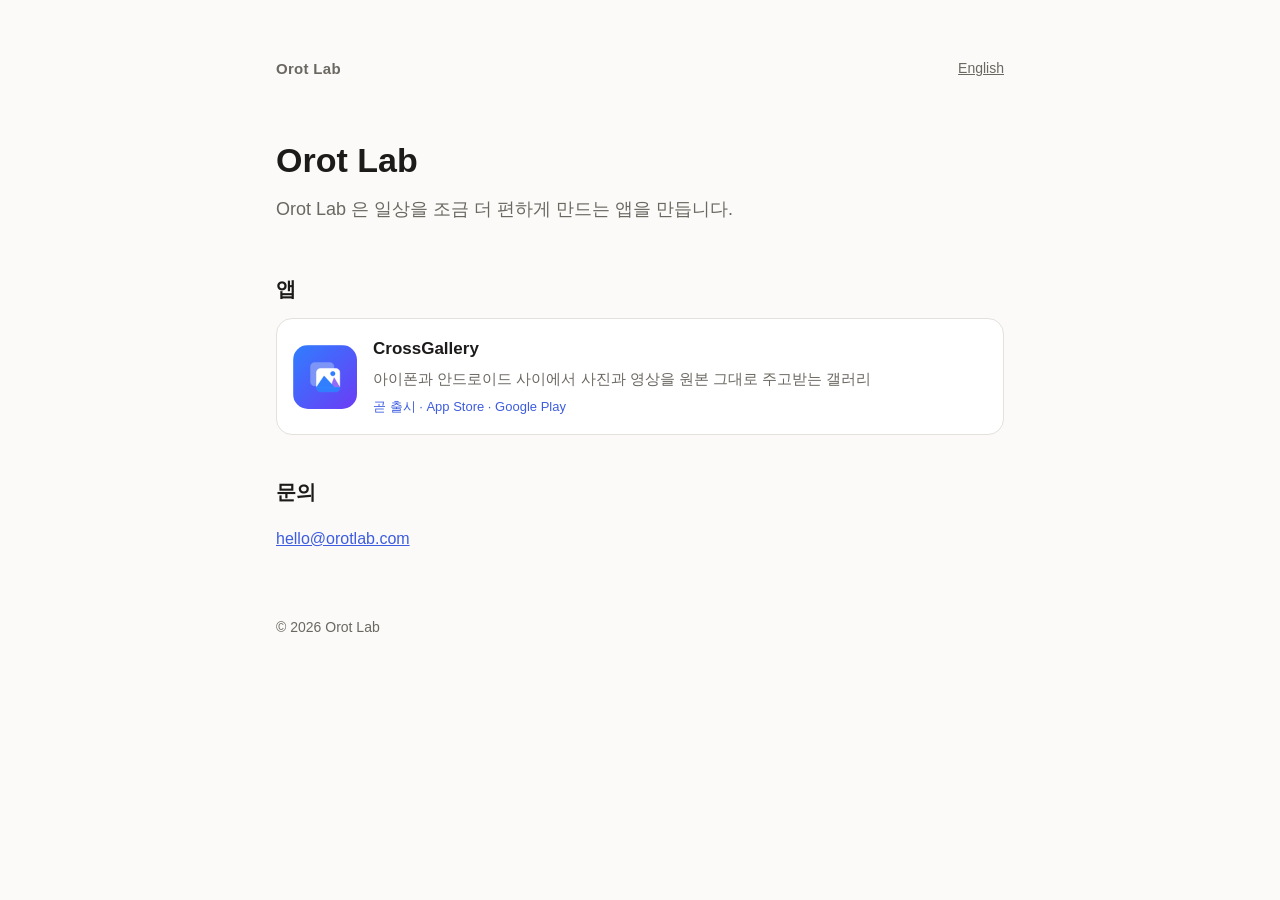
<file: index.html>
<!doctype html>
<html lang="ko">
<head>
<meta charset="utf-8">
<meta name="viewport" content="width=device-width, initial-scale=1">
<title>Orot Lab</title>
<meta name="description" content="Orot Lab 은 일상을 조금 더 편하게 만드는 앱을 만듭니다.">
<link rel="alternate" hreflang="en" href="https://orotlab.com/en/">
<link rel="stylesheet" href="/style.css?v=8">
</head>
<body>
<main>
  <header class="top">
    <a class="brand" href="/">Orot Lab</a>
    <a class="lang" href="/en/">English</a>
  </header>

  <section class="company">
    <h1>Orot Lab</h1>
    <p class="lead">Orot Lab 은 일상을 조금 더 편하게 만드는 앱을 만듭니다.</p>
  </section>

  <h2>앱</h2>
  <a class="app-card" href="/crossgallery/">
    <img src="/crossgallery/img/icon.png" alt="" width="64" height="64">
    <span class="app-text">
      <strong>CrossGallery</strong>
      <span>아이폰과 안드로이드 사이에서 사진과 영상을 원본 그대로 주고받는 갤러리</span>
      <span class="app-meta">곧 출시 · App Store · Google Play</span>
    </span>
  </a>

  <h2>문의</h2>
  <p><a href="mailto:hello@orotlab.com">hello@orotlab.com</a></p>

  <footer>© 2026 Orot Lab</footer>
</main>
</body>
</html>
</file>
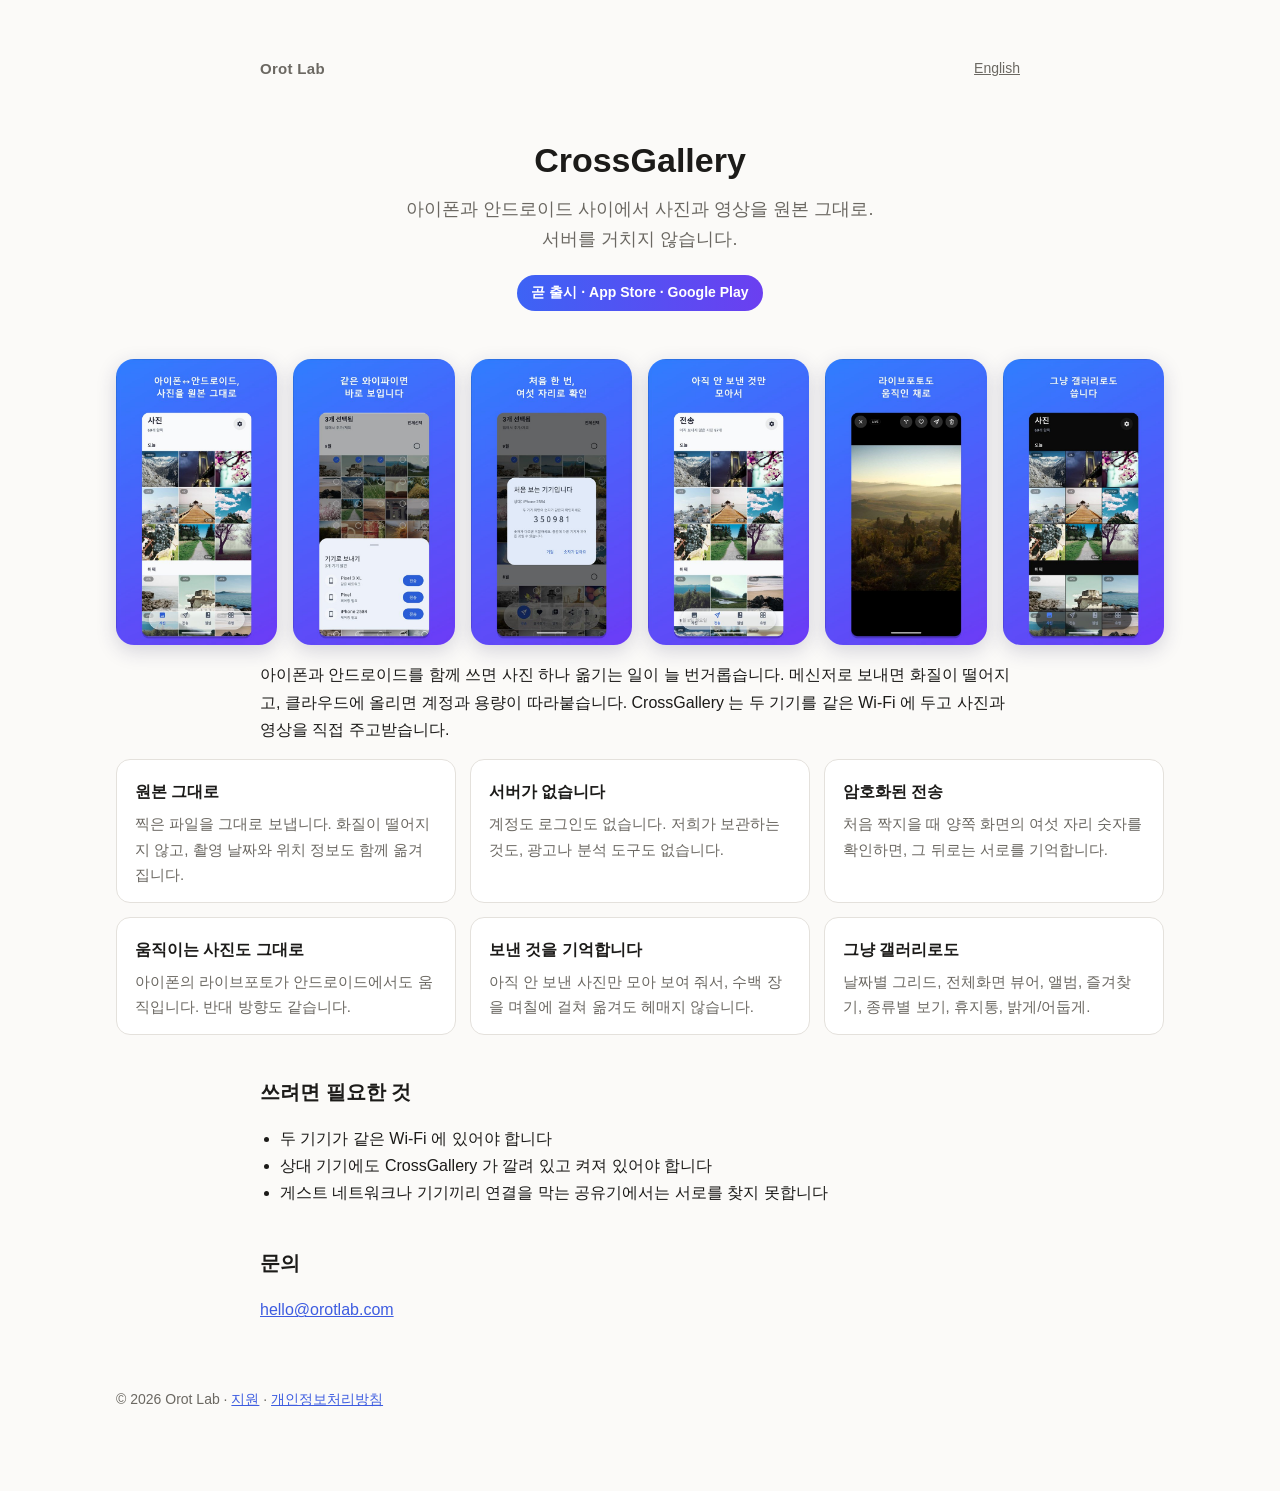
<file: crossgallery/index.html>
<!doctype html>
<html lang="ko">
<head>
<meta charset="utf-8">
<meta name="viewport" content="width=device-width, initial-scale=1">
<title>CrossGallery · Orot Lab</title>
<meta name="description" content="아이폰과 안드로이드 사이에서 사진과 영상을 원본 그대로. 서버를 거치지 않습니다.">
<link rel="alternate" hreflang="en" href="https://orotlab.com/crossgallery/en/">
<link rel="stylesheet" href="/style.css?v=8">
</head>
<body>
<main class="wide">
  <header class="top">
    <a class="brand" href="/">Orot Lab</a>
    <a class="lang" href="/crossgallery/en/">English</a>
  </header>

  <section class="hero">
    <h1>CrossGallery</h1>
    <p class="lead">아이폰과 안드로이드 사이에서 사진과 영상을 원본 그대로.<br>서버를 거치지 않습니다.</p>
    <span class="badge">곧 출시 · App Store · Google Play</span>
  </section>

  <div class="shots">
    <button class="shot" type="button"><img src="/crossgallery/img/ko_1_grid.jpg" alt="날짜별 사진 그리드" width="540" height="960"></button>
    <button class="shot" type="button"><img src="/crossgallery/img/ko_2_send.jpg" alt="사진 보내기" width="540" height="960"></button>
    <button class="shot" type="button"><img src="/crossgallery/img/ko_3_pair.jpg" alt="처음 짝지을 때 여섯 자리 숫자 확인" width="540" height="960"></button>
    <button class="shot" type="button"><img src="/crossgallery/img/ko_4_unsent.jpg" alt="아직 안 보낸 사진만 모아 보기" width="540" height="960"></button>
    <button class="shot" type="button"><img src="/crossgallery/img/ko_5_viewer.jpg" alt="전체화면 뷰어" width="540" height="960"></button>
    <button class="shot" type="button"><img src="/crossgallery/img/ko_6_dark.jpg" alt="어두운 테마" width="540" height="960"></button>
  </div>

  <p>아이폰과 안드로이드를 함께 쓰면 사진 하나 옮기는 일이 늘 번거롭습니다. 메신저로 보내면 화질이 떨어지고,
  클라우드에 올리면 계정과 용량이 따라붙습니다. CrossGallery 는 두 기기를 같은 Wi-Fi 에 두고 사진과 영상을
  직접 주고받습니다.</p>

  <div class="features">
    <div class="feature"><h3>원본 그대로</h3><p>찍은 파일을 그대로 보냅니다. 화질이 떨어지지 않고, 촬영 날짜와 위치 정보도 함께 옮겨집니다.</p></div>
    <div class="feature"><h3>서버가 없습니다</h3><p>계정도 로그인도 없습니다. 저희가 보관하는 것도, 광고나 분석 도구도 없습니다.</p></div>
    <div class="feature"><h3>암호화된 전송</h3><p>처음 짝지을 때 양쪽 화면의 여섯 자리 숫자를 확인하면, 그 뒤로는 서로를 기억합니다.</p></div>
    <div class="feature"><h3>움직이는 사진도 그대로</h3><p>아이폰의 라이브포토가 안드로이드에서도 움직입니다. 반대 방향도 같습니다.</p></div>
    <div class="feature"><h3>보낸 것을 기억합니다</h3><p>아직 안 보낸 사진만 모아 보여 줘서, 수백 장을 며칠에 걸쳐 옮겨도 헤매지 않습니다.</p></div>
    <div class="feature"><h3>그냥 갤러리로도</h3><p>날짜별 그리드, 전체화면 뷰어, 앨범, 즐겨찾기, 종류별 보기, 휴지통, 밝게/어둡게.</p></div>
  </div>

  <h2>쓰려면 필요한 것</h2>
  <ul class="needs">
    <li>두 기기가 같은 Wi-Fi 에 있어야 합니다</li>
    <li>상대 기기에도 CrossGallery 가 깔려 있고 켜져 있어야 합니다</li>
    <li>게스트 네트워크나 기기끼리 연결을 막는 공유기에서는 서로를 찾지 못합니다</li>
  </ul>

  <h2>문의</h2>
  <p><a href="mailto:hello@orotlab.com">hello@orotlab.com</a></p>

  <footer>© 2026 Orot Lab · <a href="/crossgallery/support/">지원</a> · <a href="/crossgallery/privacy/">개인정보처리방침</a></footer>
</main>
<script src="/lightbox.js?v=2"></script>
</body>
</html>
</file>
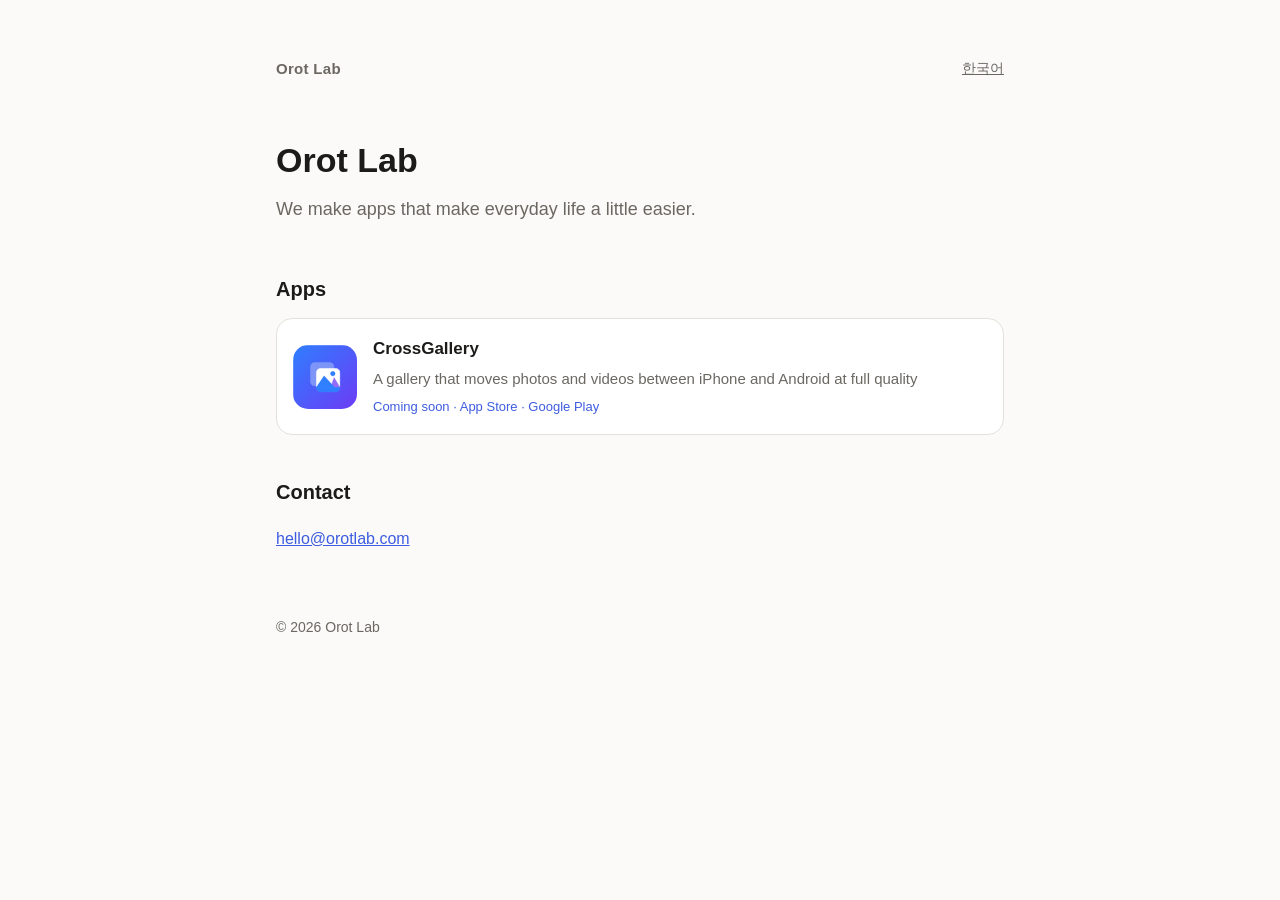
<file: en/index.html>
<!doctype html>
<html lang="en">
<head>
<meta charset="utf-8">
<meta name="viewport" content="width=device-width, initial-scale=1">
<title>Orot Lab</title>
<meta name="description" content="We make apps that make everyday life a little easier.">
<link rel="alternate" hreflang="ko" href="https://orotlab.com/">
<link rel="stylesheet" href="/style.css?v=8">
</head>
<body>
<main>
  <header class="top">
    <a class="brand" href="/en/">Orot Lab</a>
    <a class="lang" href="/">한국어</a>
  </header>

  <section class="company">
    <h1>Orot Lab</h1>
    <p class="lead">We make apps that make everyday life a little easier.</p>
  </section>

  <h2>Apps</h2>
  <a class="app-card" href="/crossgallery/en/">
    <img src="/crossgallery/img/icon.png" alt="" width="64" height="64">
    <span class="app-text">
      <strong>CrossGallery</strong>
      <span>A gallery that moves photos and videos between iPhone and Android at full quality</span>
      <span class="app-meta">Coming soon · App Store · Google Play</span>
    </span>
  </a>

  <h2>Contact</h2>
  <p><a href="mailto:hello@orotlab.com">hello@orotlab.com</a></p>

  <footer>© 2026 Orot Lab</footer>
</main>
</body>
</html>
</file>
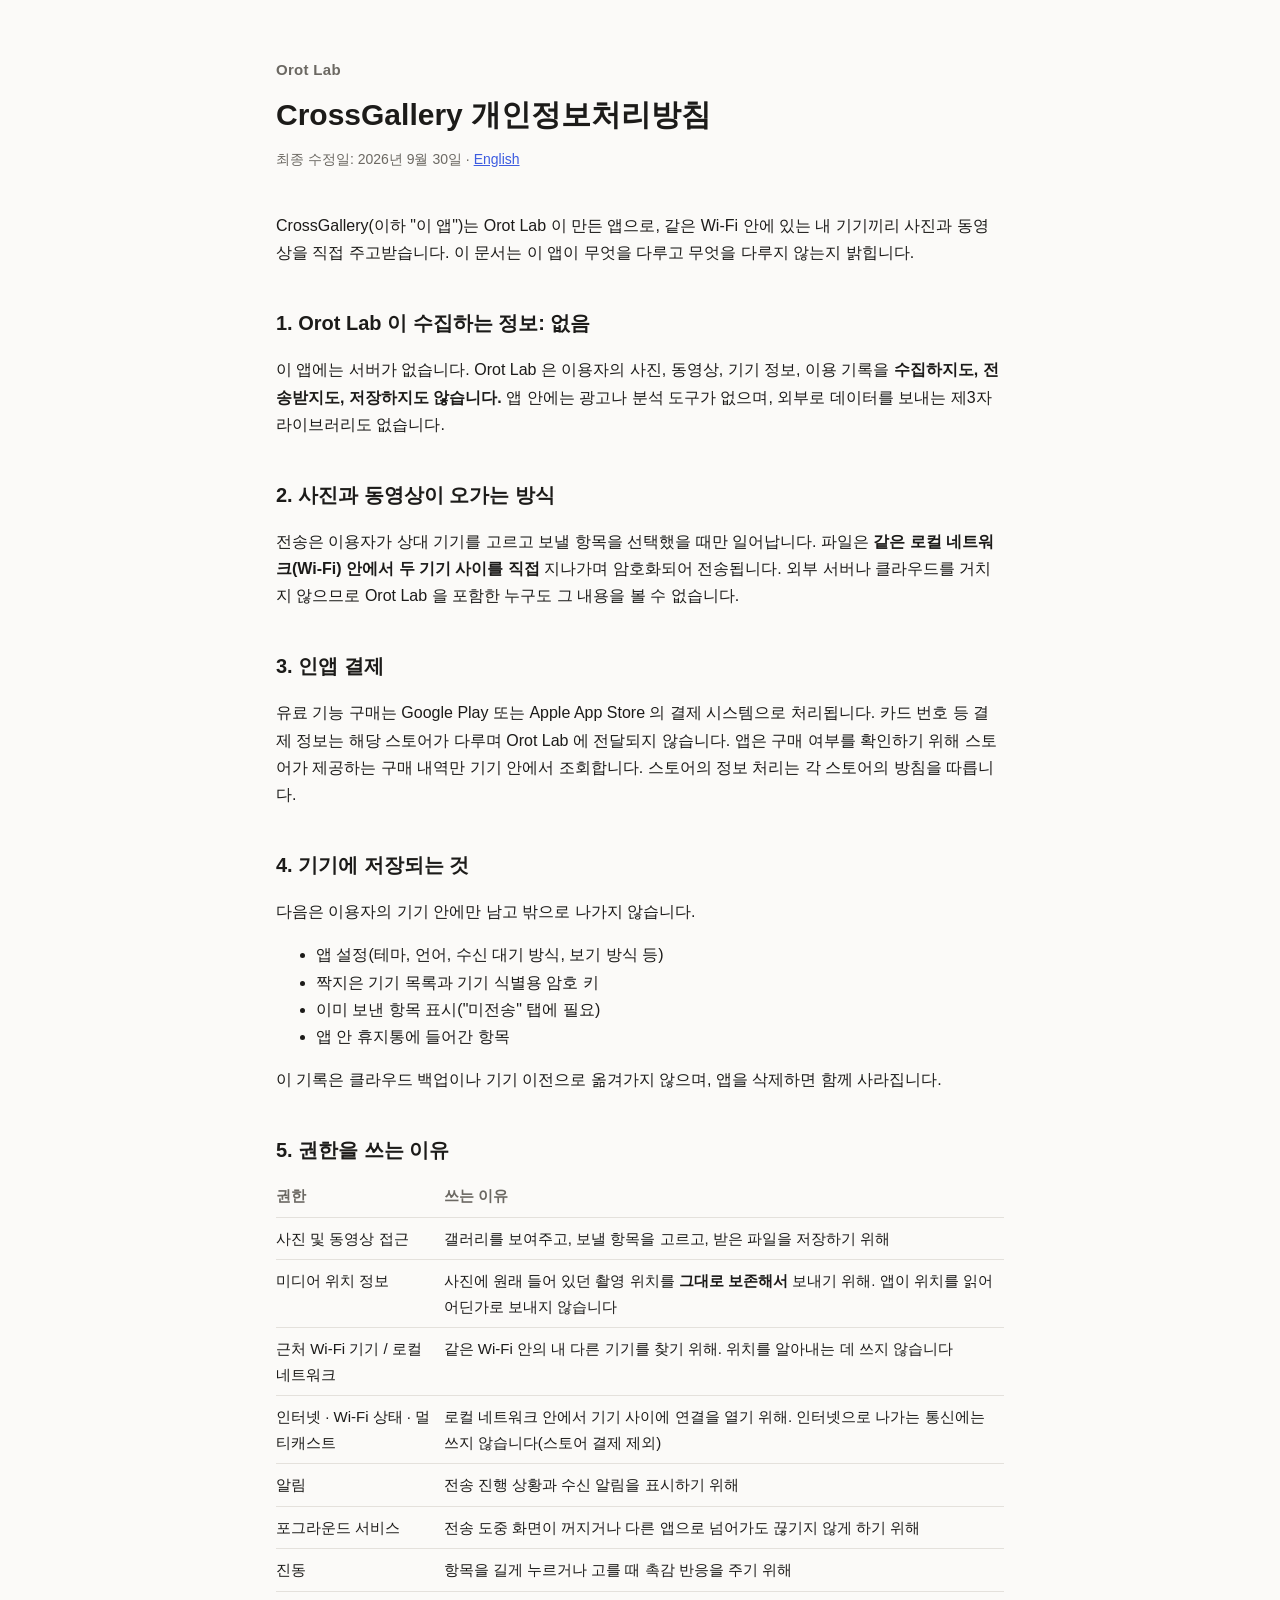
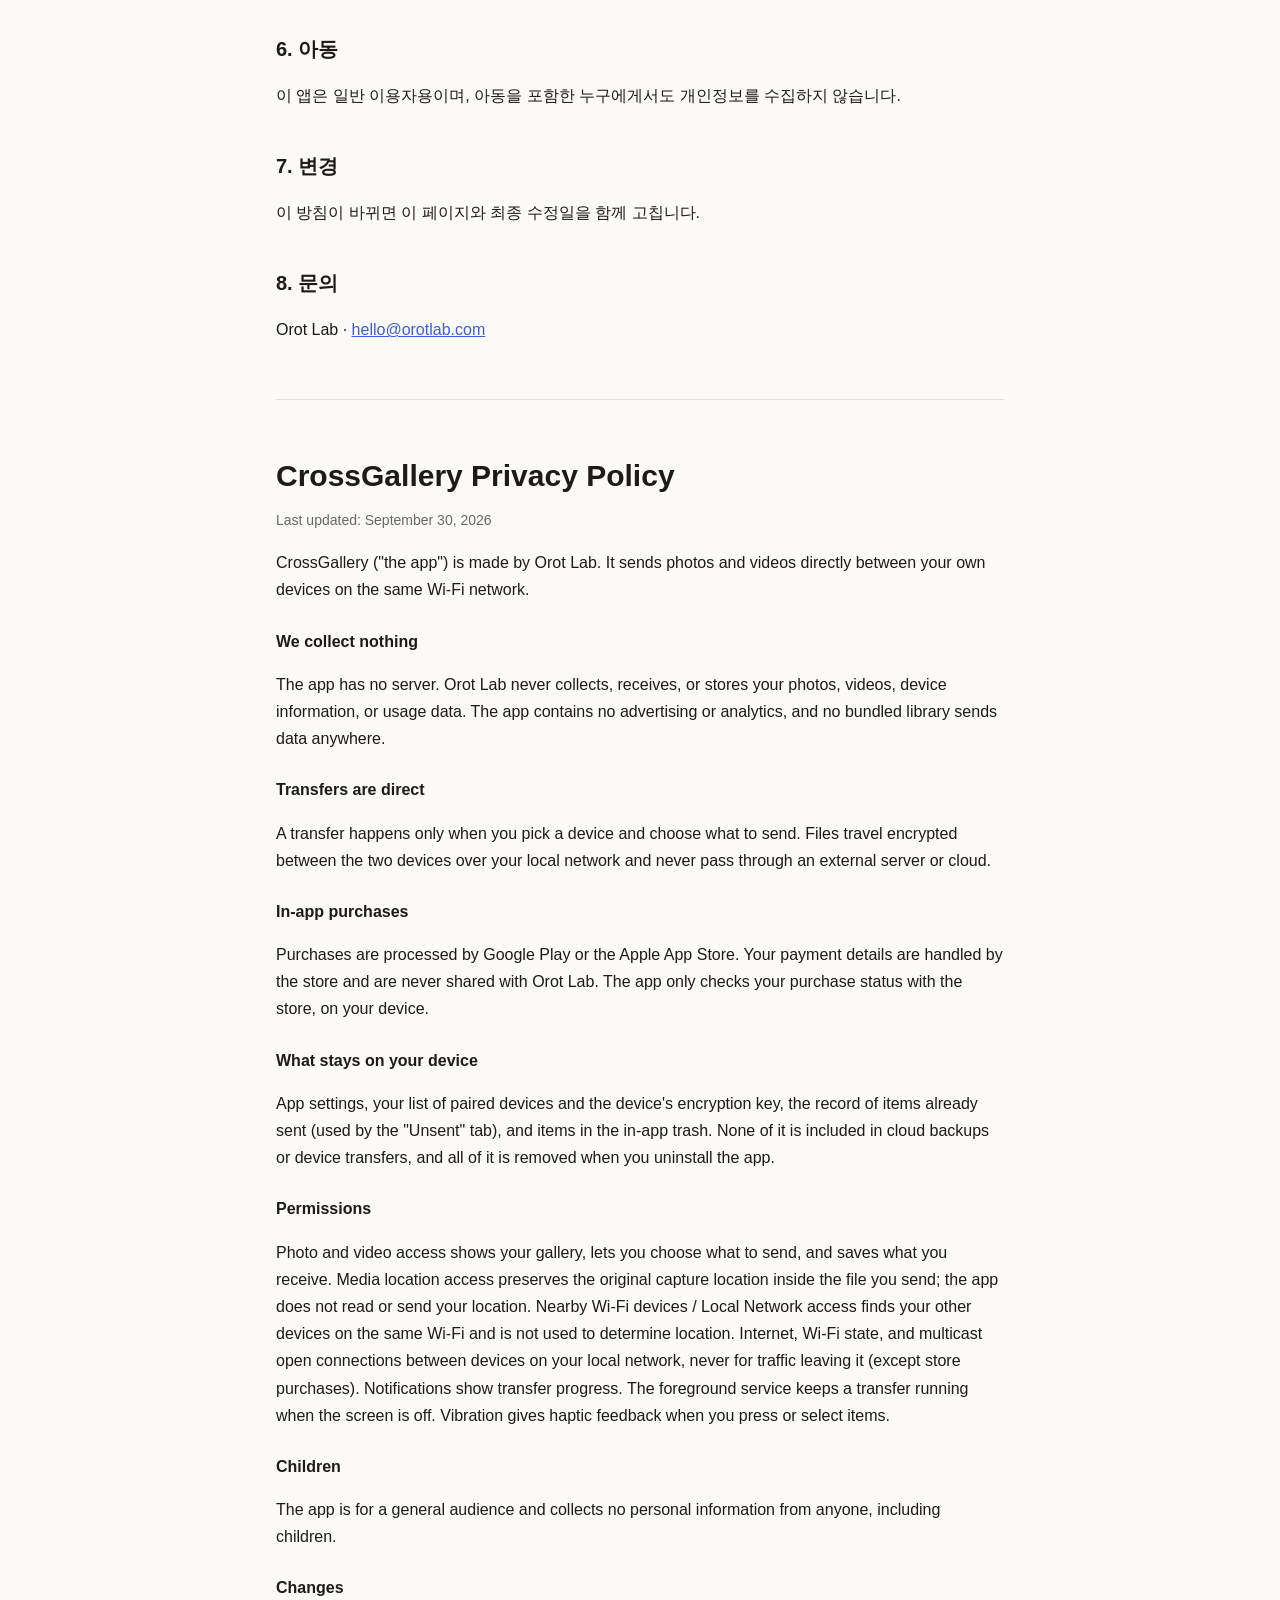
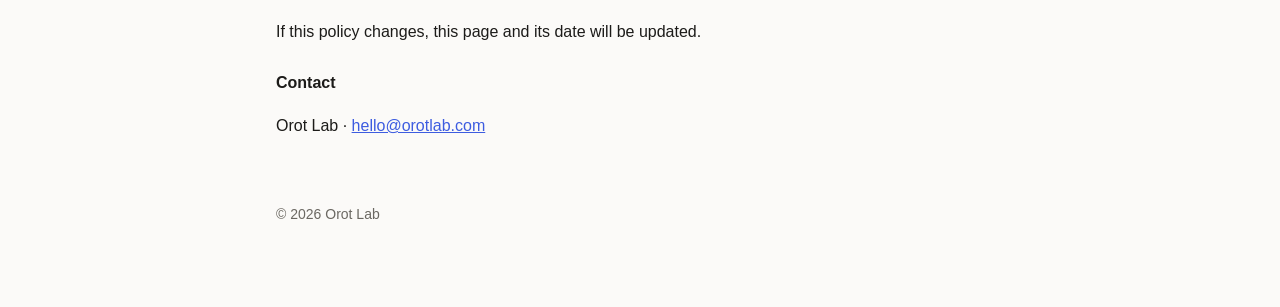
<file: privacy/index.html>
<!doctype html>
<html lang="ko">
<head>
<meta charset="utf-8">
<meta name="viewport" content="width=device-width, initial-scale=1">
<title>CrossGallery · Orot Lab</title>
<link rel="canonical" href="https://orotlab.com/crossgallery/privacy/">
<meta http-equiv="refresh" content="0; url=/crossgallery/privacy/">
<script>location.replace('/crossgallery/privacy/' + location.hash);</script>
</head>
<body>
<p><a href="/crossgallery/privacy/">https://orotlab.com/crossgallery/privacy/</a></p>
</body>
</html>
</file>
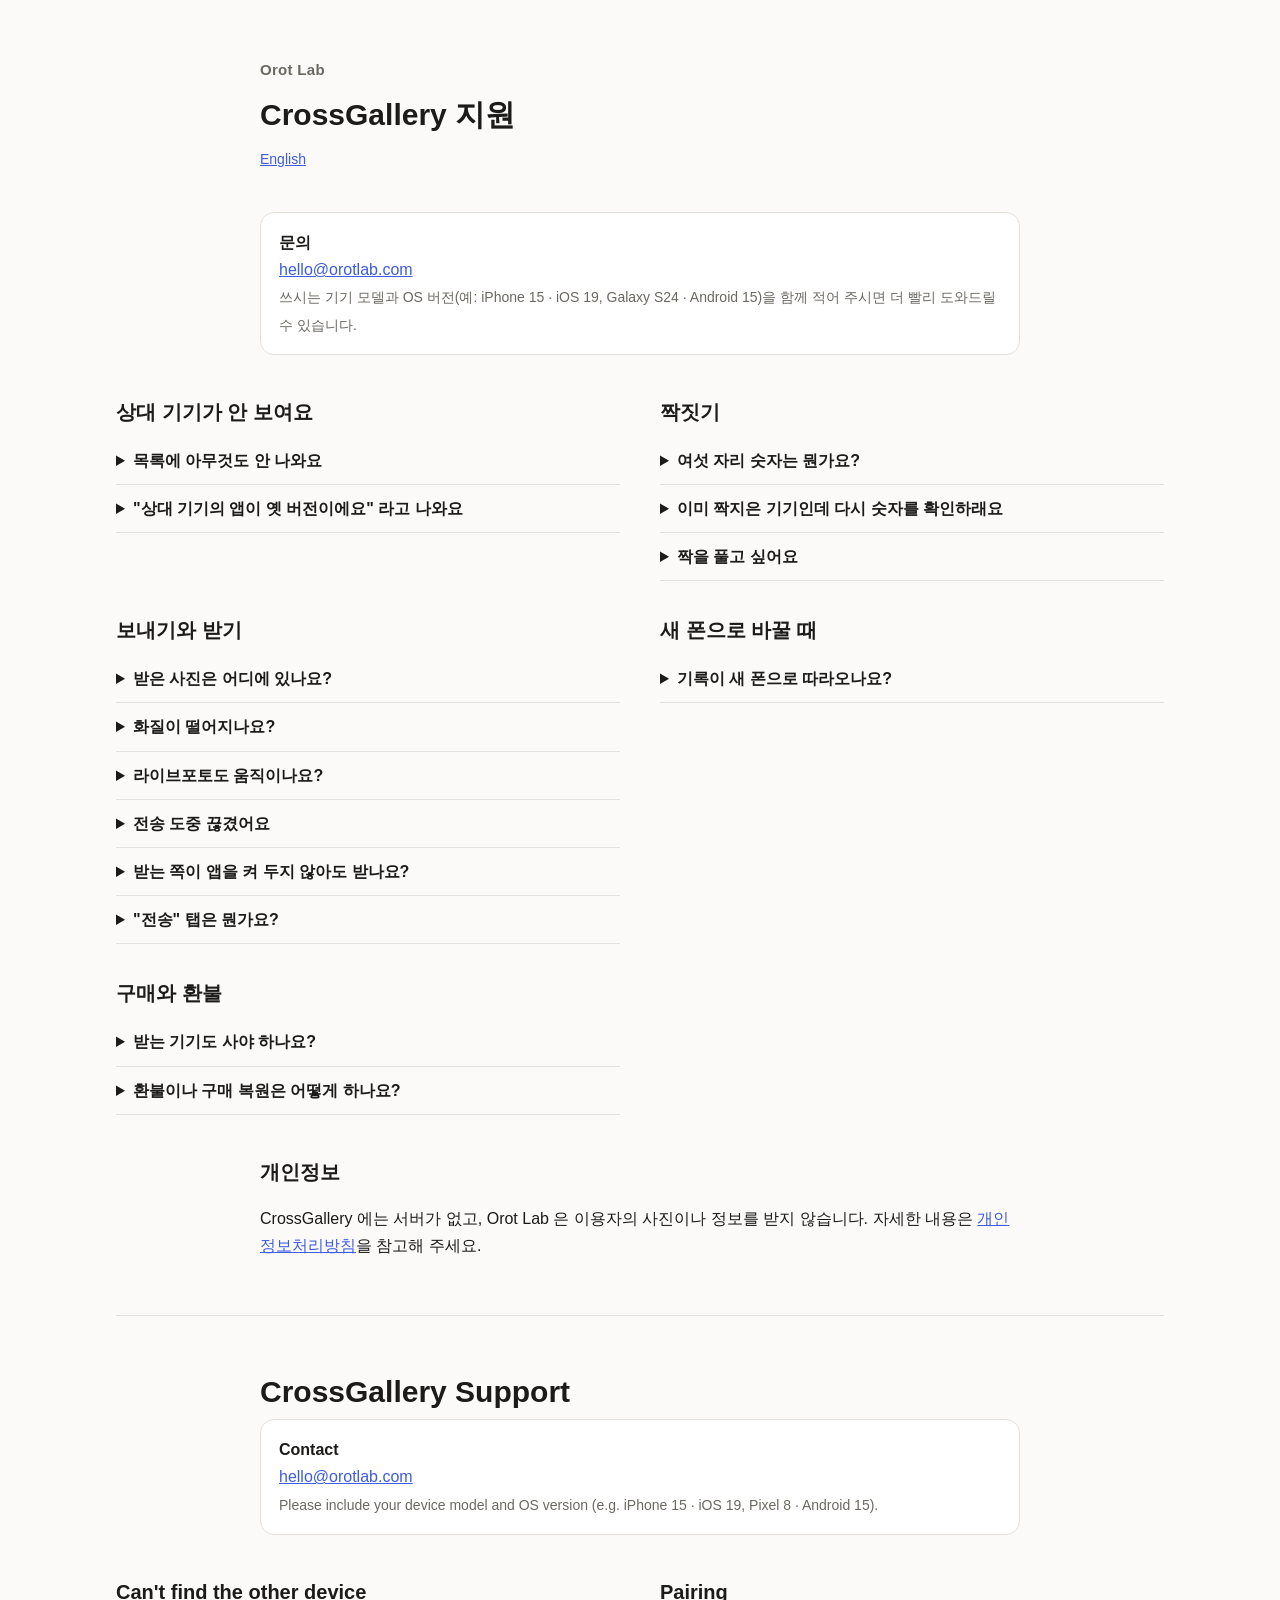
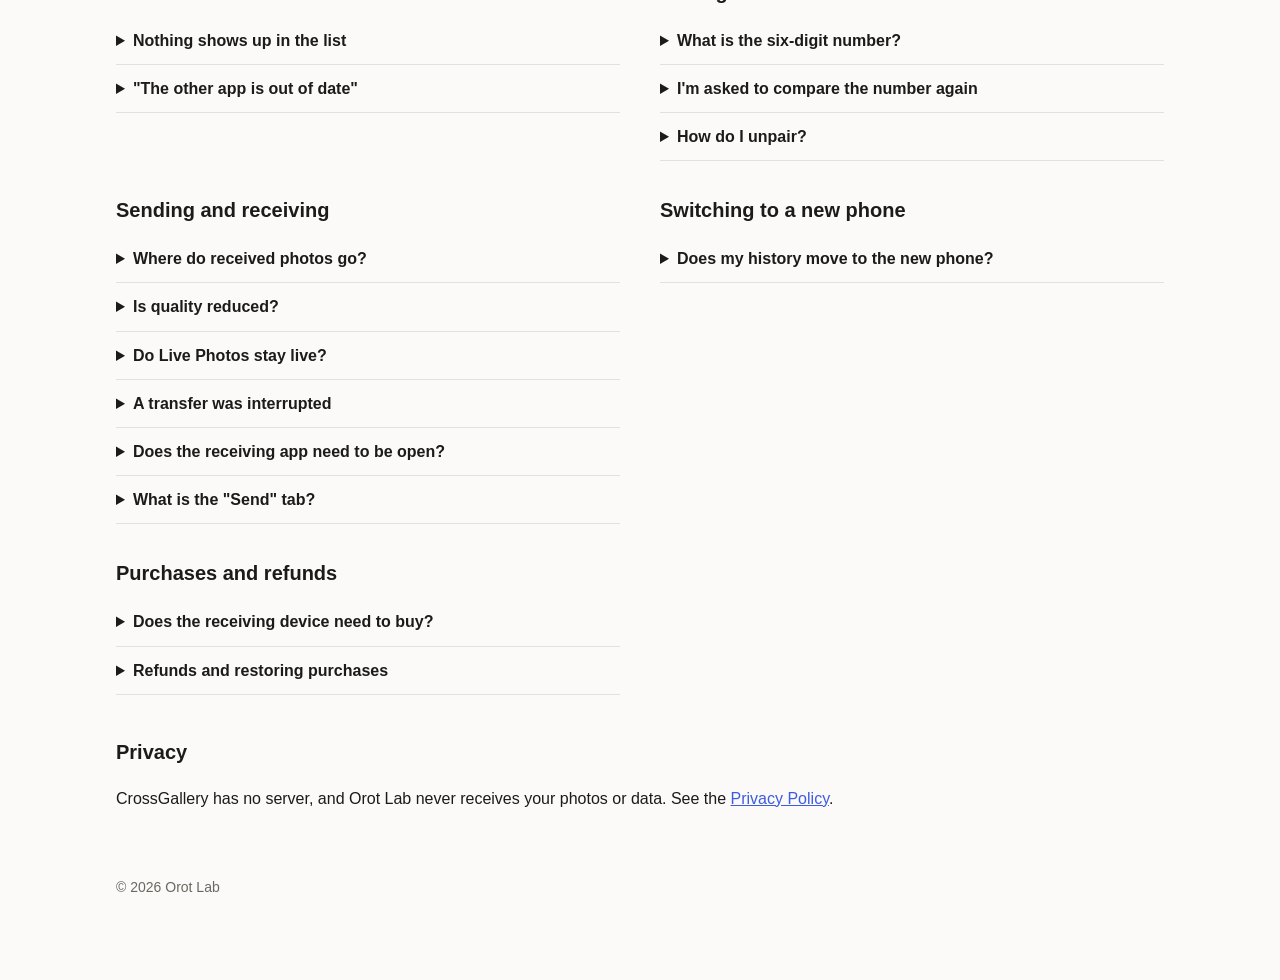
<file: support/index.html>
<!doctype html>
<html lang="ko">
<head>
<meta charset="utf-8">
<meta name="viewport" content="width=device-width, initial-scale=1">
<title>CrossGallery · Orot Lab</title>
<link rel="canonical" href="https://orotlab.com/crossgallery/support/">
<meta http-equiv="refresh" content="0; url=/crossgallery/support/">
<script>location.replace('/crossgallery/support/' + location.hash);</script>
</head>
<body>
<p><a href="/crossgallery/support/">https://orotlab.com/crossgallery/support/</a></p>
</body>
</html>
</file>
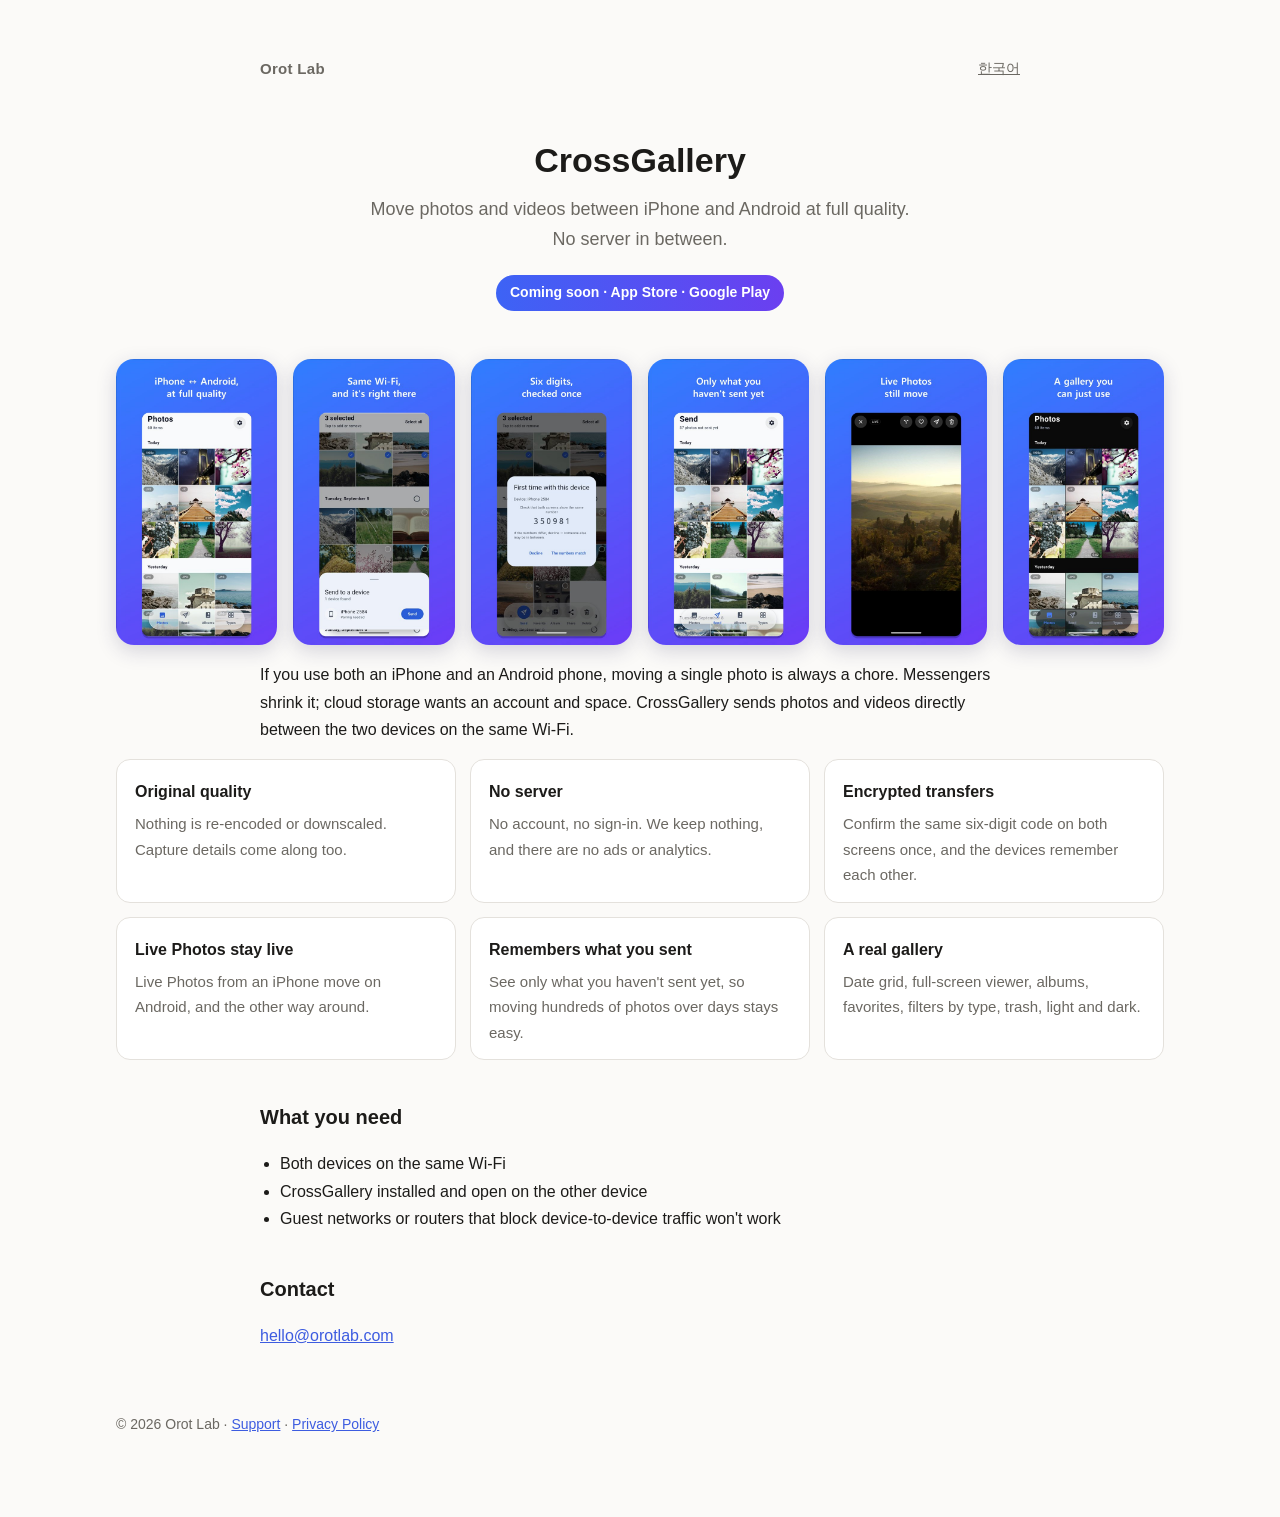
<file: crossgallery/en/index.html>
<!doctype html>
<html lang="en">
<head>
<meta charset="utf-8">
<meta name="viewport" content="width=device-width, initial-scale=1">
<title>CrossGallery · Orot Lab</title>
<meta name="description" content="Move photos and videos between iPhone and Android at full quality. No server.">
<link rel="alternate" hreflang="ko" href="https://orotlab.com/crossgallery/">
<link rel="stylesheet" href="/style.css?v=8">
</head>
<body>
<main class="wide">
  <header class="top">
    <a class="brand" href="/en/">Orot Lab</a>
    <a class="lang" href="/crossgallery/">한국어</a>
  </header>

  <section class="hero">
    <h1>CrossGallery</h1>
    <p class="lead">Move photos and videos between iPhone and Android at full quality.<br>No server in between.</p>
    <span class="badge">Coming soon · App Store · Google Play</span>
  </section>

  <div class="shots">
    <button class="shot" type="button"><img src="/crossgallery/img/en_1_grid.jpg" alt="Photo grid by date" width="540" height="960"></button>
    <button class="shot" type="button"><img src="/crossgallery/img/en_2_send.jpg" alt="Sending photos" width="540" height="960"></button>
    <button class="shot" type="button"><img src="/crossgallery/img/en_3_pair.jpg" alt="Confirming a six-digit code when pairing" width="540" height="960"></button>
    <button class="shot" type="button"><img src="/crossgallery/img/en_4_unsent.jpg" alt="Only the photos you haven't sent yet" width="540" height="960"></button>
    <button class="shot" type="button"><img src="/crossgallery/img/en_5_viewer.jpg" alt="Full-screen viewer" width="540" height="960"></button>
    <button class="shot" type="button"><img src="/crossgallery/img/en_6_dark.jpg" alt="Dark theme" width="540" height="960"></button>
  </div>

  <p>If you use both an iPhone and an Android phone, moving a single photo is always a chore. Messengers
  shrink it; cloud storage wants an account and space. CrossGallery sends photos and videos directly
  between the two devices on the same Wi-Fi.</p>

  <div class="features">
    <div class="feature"><h3>Original quality</h3><p>Nothing is re-encoded or downscaled. Capture details come along too.</p></div>
    <div class="feature"><h3>No server</h3><p>No account, no sign-in. We keep nothing, and there are no ads or analytics.</p></div>
    <div class="feature"><h3>Encrypted transfers</h3><p>Confirm the same six-digit code on both screens once, and the devices remember each other.</p></div>
    <div class="feature"><h3>Live Photos stay live</h3><p>Live Photos from an iPhone move on Android, and the other way around.</p></div>
    <div class="feature"><h3>Remembers what you sent</h3><p>See only what you haven't sent yet, so moving hundreds of photos over days stays easy.</p></div>
    <div class="feature"><h3>A real gallery</h3><p>Date grid, full-screen viewer, albums, favorites, filters by type, trash, light and dark.</p></div>
  </div>

  <h2>What you need</h2>
  <ul class="needs">
    <li>Both devices on the same Wi-Fi</li>
    <li>CrossGallery installed and open on the other device</li>
    <li>Guest networks or routers that block device-to-device traffic won't work</li>
  </ul>

  <h2>Contact</h2>
  <p><a href="mailto:hello@orotlab.com">hello@orotlab.com</a></p>

  <footer>© 2026 Orot Lab · <a href="/crossgallery/support/#en">Support</a> · <a href="/crossgallery/privacy/#en">Privacy Policy</a></footer>
</main>
<script src="/lightbox.js?v=2"></script>
</body>
</html>
</file>
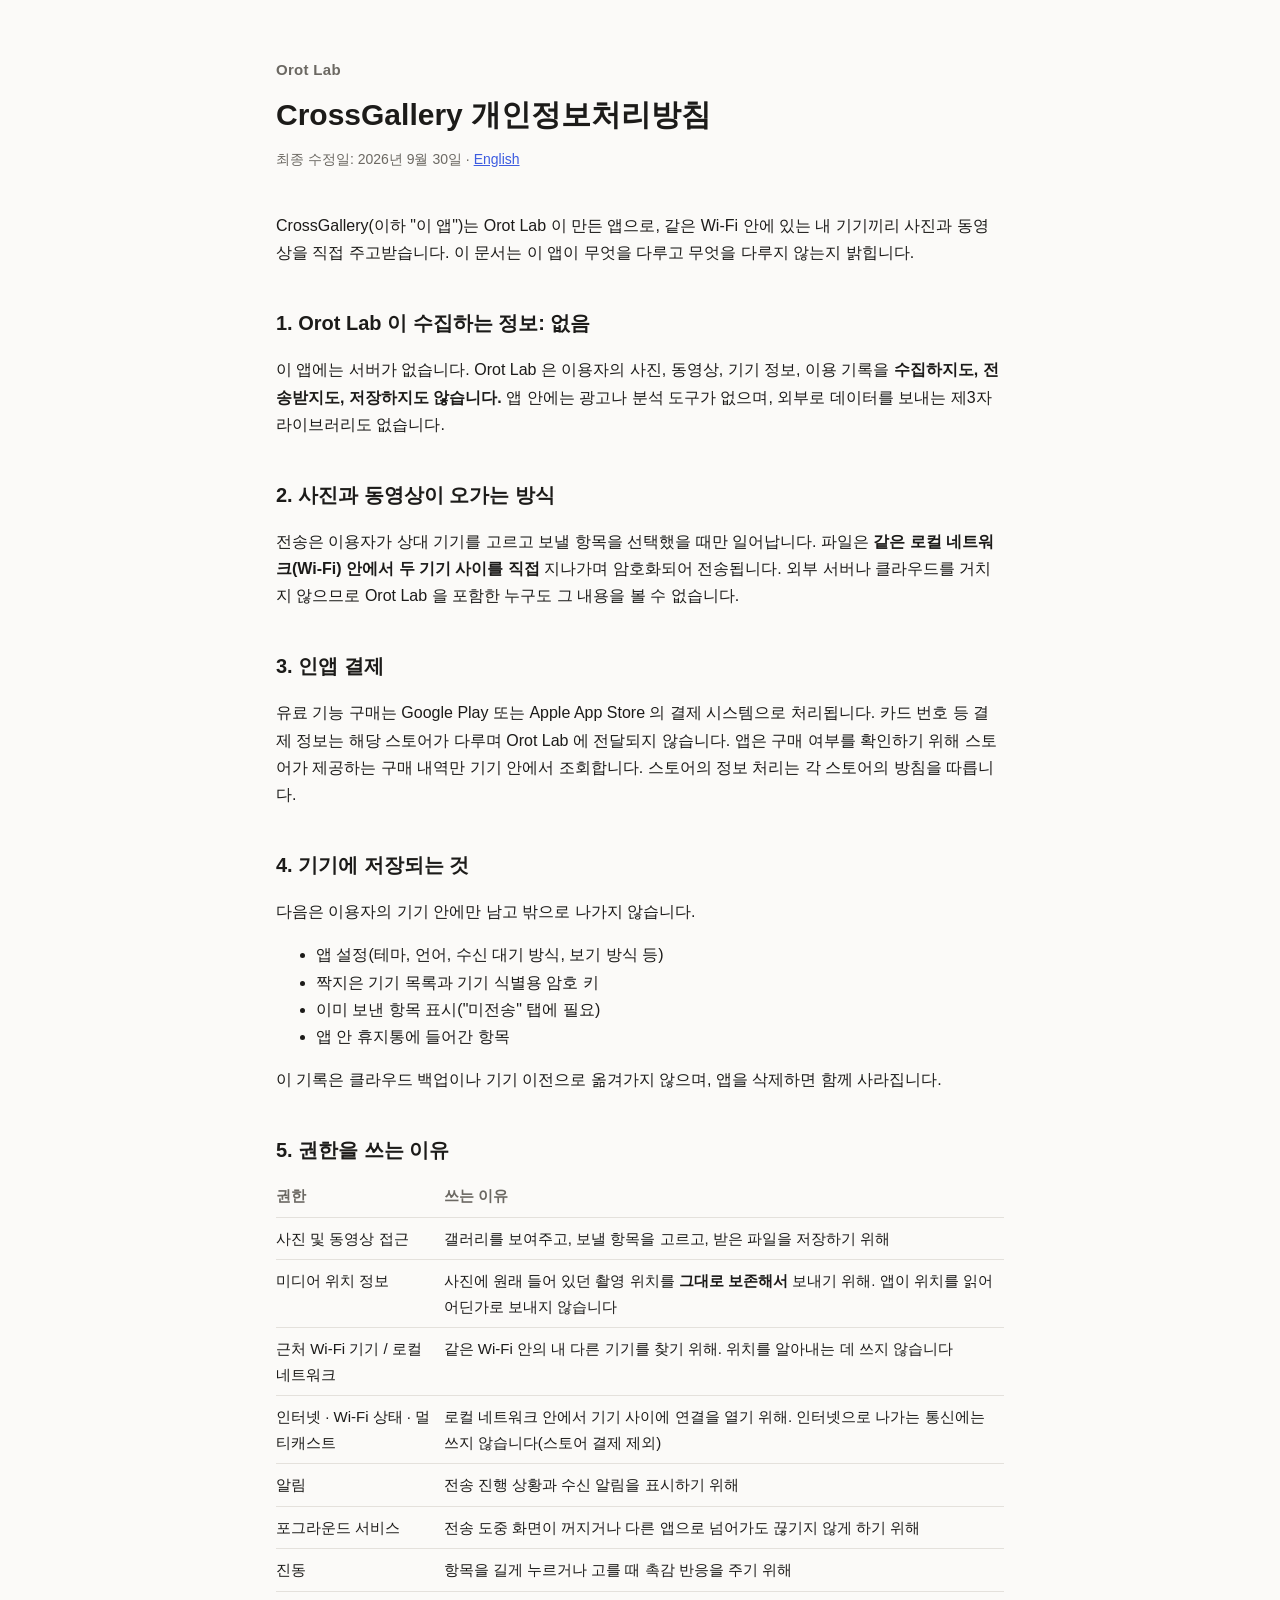
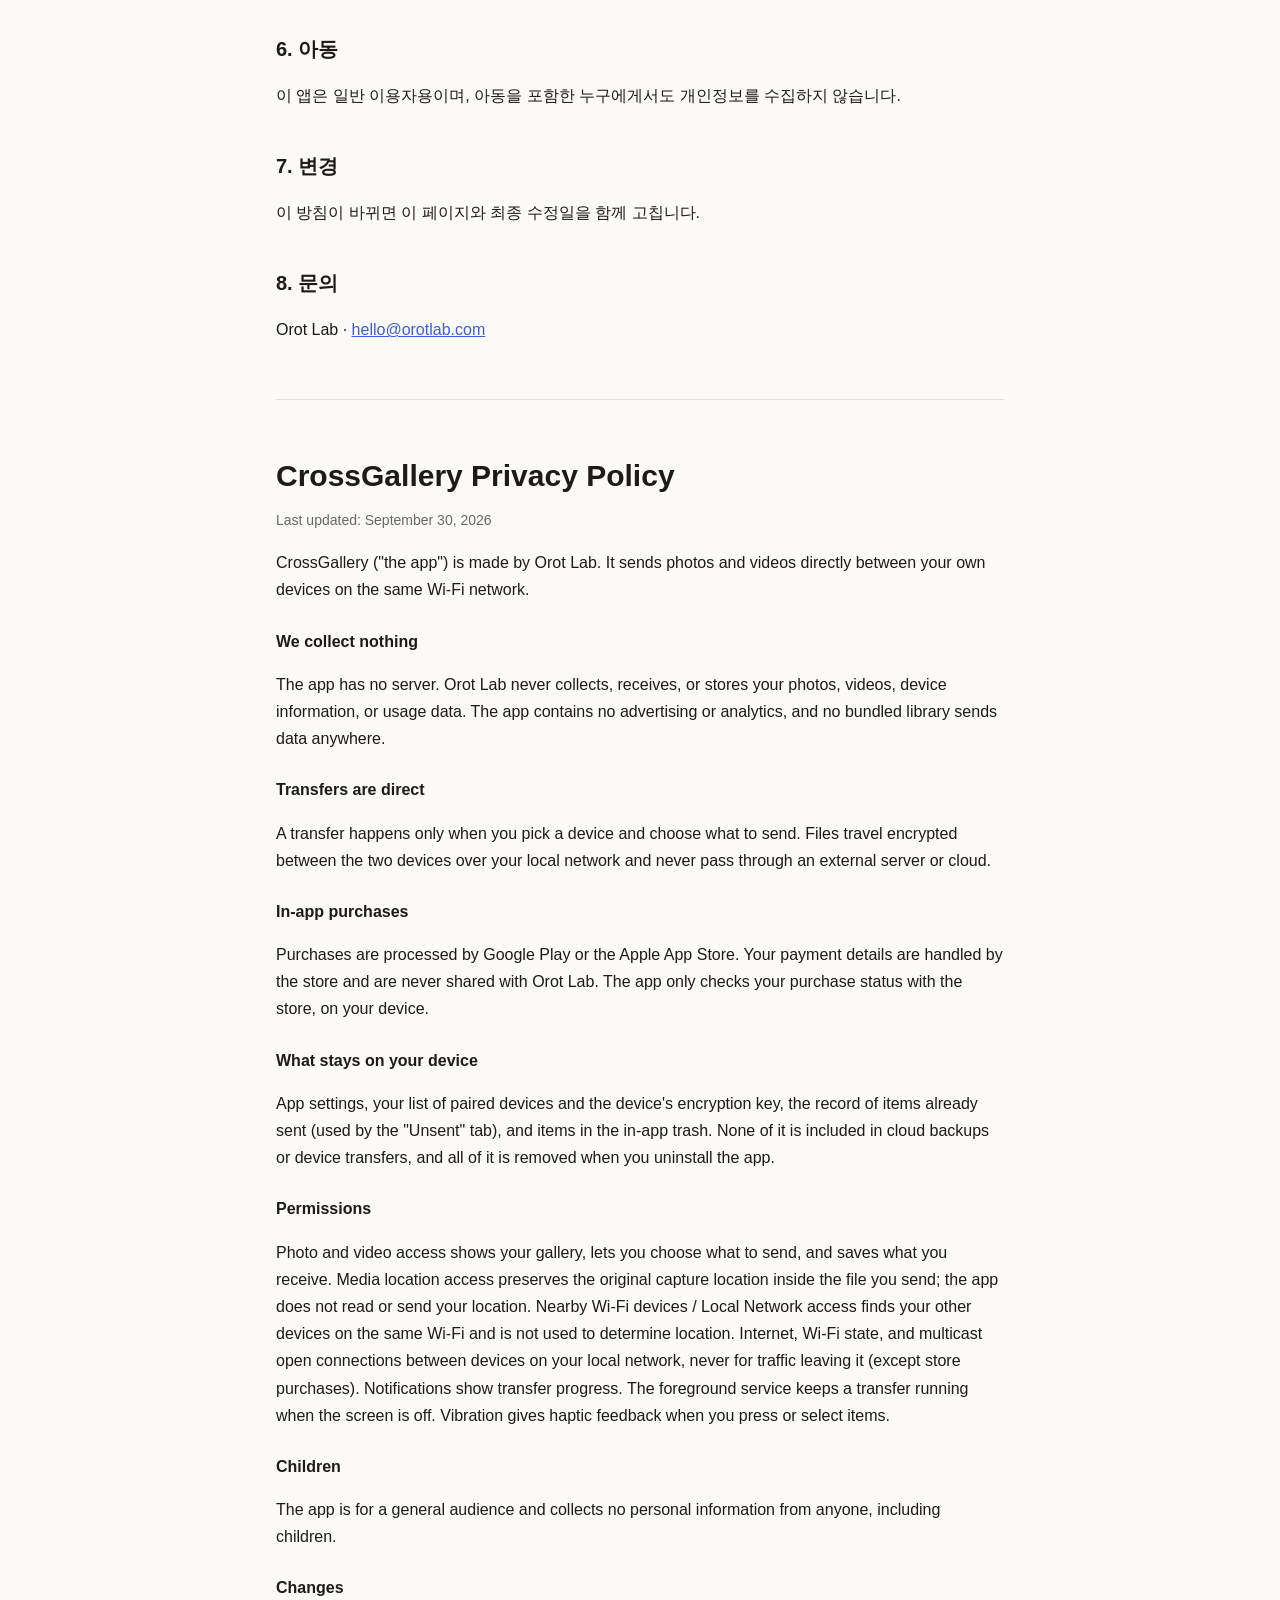
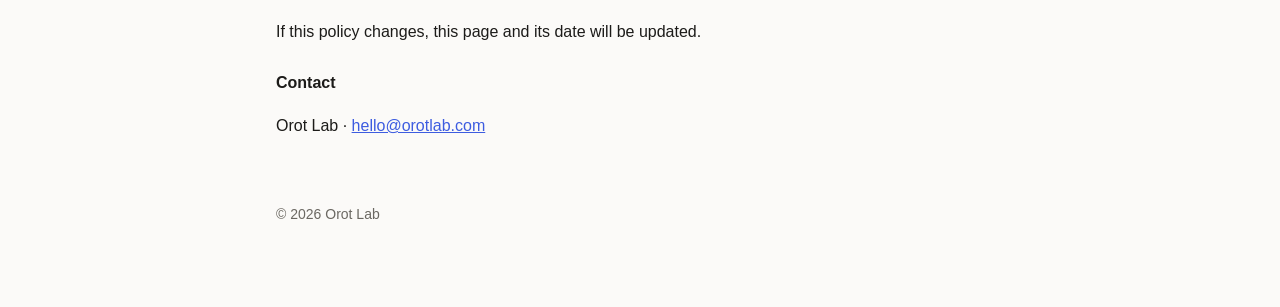
<file: crossgallery/privacy/index.html>
<!doctype html>
<html lang="ko">
<head>
<meta charset="utf-8">
<meta name="viewport" content="width=device-width, initial-scale=1">
<title>개인정보처리방침 · Orot Lab</title>
<meta name="description" content="CrossGallery 개인정보처리방침 / Privacy Policy">
<link rel="stylesheet" href="/style.css?v=8">
</head>
<body>
<main>
  <header>
    <a class="brand" href="/">Orot Lab</a>
    <h1>CrossGallery 개인정보처리방침</h1>
    <p class="muted">최종 수정일: 2026년 9월 30일 · <a href="#en">English</a></p>
  </header>

  <p>CrossGallery(이하 "이 앱")는 Orot Lab 이 만든 앱으로, 같은 Wi-Fi 안에 있는 내 기기끼리 사진과 동영상을
  직접 주고받습니다. 이 문서는 이 앱이 무엇을 다루고 무엇을 다루지 않는지 밝힙니다.</p>

  <h2>1. Orot Lab 이 수집하는 정보: 없음</h2>
  <p>이 앱에는 서버가 없습니다. Orot Lab 은 이용자의 사진, 동영상, 기기 정보, 이용 기록을
  <strong>수집하지도, 전송받지도, 저장하지도 않습니다.</strong> 앱 안에는 광고나 분석 도구가 없으며,
  외부로 데이터를 보내는 제3자 라이브러리도 없습니다.</p>

  <h2>2. 사진과 동영상이 오가는 방식</h2>
  <p>전송은 이용자가 상대 기기를 고르고 보낼 항목을 선택했을 때만 일어납니다. 파일은
  <strong>같은 로컬 네트워크(Wi-Fi) 안에서 두 기기 사이를 직접</strong> 지나가며 암호화되어 전송됩니다.
  외부 서버나 클라우드를 거치지 않으므로 Orot Lab 을 포함한 누구도 그 내용을 볼 수 없습니다.</p>

  <h2>3. 인앱 결제</h2>
  <p>유료 기능 구매는 Google Play 또는 Apple App Store 의 결제 시스템으로 처리됩니다. 카드 번호 등
  결제 정보는 해당 스토어가 다루며 Orot Lab 에 전달되지 않습니다. 앱은 구매 여부를 확인하기 위해
  스토어가 제공하는 구매 내역만 기기 안에서 조회합니다. 스토어의 정보 처리는 각 스토어의 방침을 따릅니다.</p>

  <h2>4. 기기에 저장되는 것</h2>
  <p>다음은 이용자의 기기 안에만 남고 밖으로 나가지 않습니다.</p>
  <ul>
    <li>앱 설정(테마, 언어, 수신 대기 방식, 보기 방식 등)</li>
    <li>짝지은 기기 목록과 기기 식별용 암호 키</li>
    <li>이미 보낸 항목 표시("미전송" 탭에 필요)</li>
    <li>앱 안 휴지통에 들어간 항목</li>
  </ul>
  <p>이 기록은 클라우드 백업이나 기기 이전으로 옮겨가지 않으며, 앱을 삭제하면 함께 사라집니다.</p>

  <h2>5. 권한을 쓰는 이유</h2>
  <table>
    <tr><th>권한</th><th>쓰는 이유</th></tr>
    <tr><td>사진 및 동영상 접근</td><td>갤러리를 보여주고, 보낼 항목을 고르고, 받은 파일을 저장하기 위해</td></tr>
    <tr><td>미디어 위치 정보</td><td>사진에 원래 들어 있던 촬영 위치를 <strong>그대로 보존해서</strong> 보내기 위해. 앱이 위치를 읽어 어딘가로 보내지 않습니다</td></tr>
    <tr><td>근처 Wi-Fi 기기 / 로컬 네트워크</td><td>같은 Wi-Fi 안의 내 다른 기기를 찾기 위해. 위치를 알아내는 데 쓰지 않습니다</td></tr>
    <tr><td>인터넷 · Wi-Fi 상태 · 멀티캐스트</td><td>로컬 네트워크 안에서 기기 사이에 연결을 열기 위해. 인터넷으로 나가는 통신에는 쓰지 않습니다(스토어 결제 제외)</td></tr>
    <tr><td>알림</td><td>전송 진행 상황과 수신 알림을 표시하기 위해</td></tr>
    <tr><td>포그라운드 서비스</td><td>전송 도중 화면이 꺼지거나 다른 앱으로 넘어가도 끊기지 않게 하기 위해</td></tr>
    <tr><td>진동</td><td>항목을 길게 누르거나 고를 때 촉감 반응을 주기 위해</td></tr>
  </table>

  <h2>6. 아동</h2>
  <p>이 앱은 일반 이용자용이며, 아동을 포함한 누구에게서도 개인정보를 수집하지 않습니다.</p>

  <h2>7. 변경</h2>
  <p>이 방침이 바뀌면 이 페이지와 최종 수정일을 함께 고칩니다.</p>

  <h2>8. 문의</h2>
  <p>Orot Lab · <a href="mailto:hello@orotlab.com">hello@orotlab.com</a></p>

  <hr>

  <section id="en" lang="en">
    <h1>CrossGallery Privacy Policy</h1>
    <p class="muted">Last updated: September 30, 2026</p>

    <p>CrossGallery ("the app") is made by Orot Lab. It sends photos and videos directly between your own
    devices on the same Wi-Fi network.</p>

    <h3>We collect nothing</h3>
    <p>The app has no server. Orot Lab never collects, receives, or stores your photos, videos, device
    information, or usage data. The app contains no advertising or analytics, and no bundled library sends
    data anywhere.</p>

    <h3>Transfers are direct</h3>
    <p>A transfer happens only when you pick a device and choose what to send. Files travel encrypted between
    the two devices over your local network and never pass through an external server or cloud.</p>

    <h3>In-app purchases</h3>
    <p>Purchases are processed by Google Play or the Apple App Store. Your payment details are handled by the
    store and are never shared with Orot Lab. The app only checks your purchase status with the store, on your
    device.</p>

    <h3>What stays on your device</h3>
    <p>App settings, your list of paired devices and the device's encryption key, the record of items already
    sent (used by the "Unsent" tab), and items in the in-app trash. None of it is included in cloud backups or
    device transfers, and all of it is removed when you uninstall the app.</p>

    <h3>Permissions</h3>
    <p>Photo and video access shows your gallery, lets you choose what to send, and saves what you receive.
    Media location access preserves the original capture location inside the file you send; the app does not
    read or send your location. Nearby Wi-Fi devices / Local Network access finds your other devices on the same
    Wi-Fi and is not used to determine location. Internet, Wi-Fi state, and multicast open connections between
    devices on your local network, never for traffic leaving it (except store purchases). Notifications show
    transfer progress. The foreground service keeps a transfer running when the screen is off. Vibration gives haptic feedback when you press or select items.
   </p>

    <h3>Children</h3>
    <p>The app is for a general audience and collects no personal information from anyone, including children.</p>

    <h3>Changes</h3>
    <p>If this policy changes, this page and its date will be updated.</p>

    <h3>Contact</h3>
    <p>Orot Lab · <a href="mailto:hello@orotlab.com">hello@orotlab.com</a></p>
  </section>

  <footer>© 2026 Orot Lab</footer>
</main>
</body>
</html>
</file>
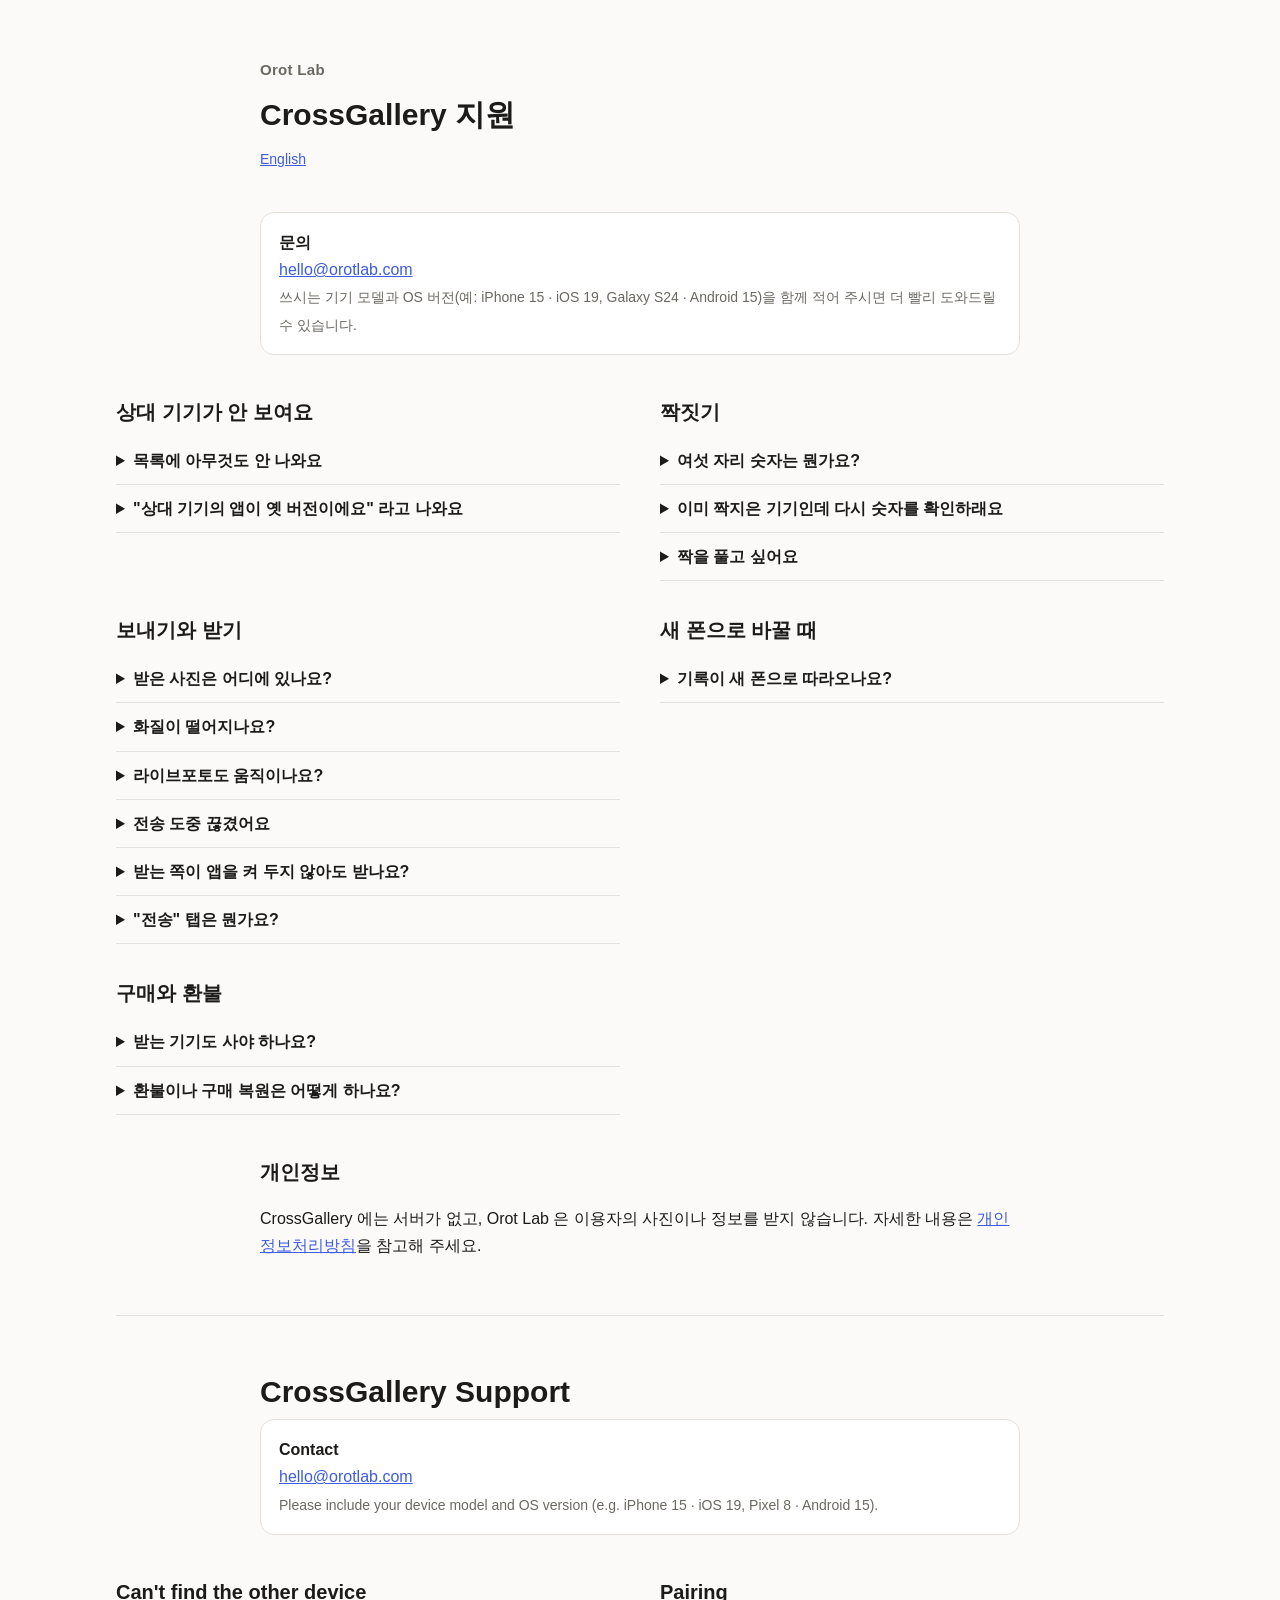
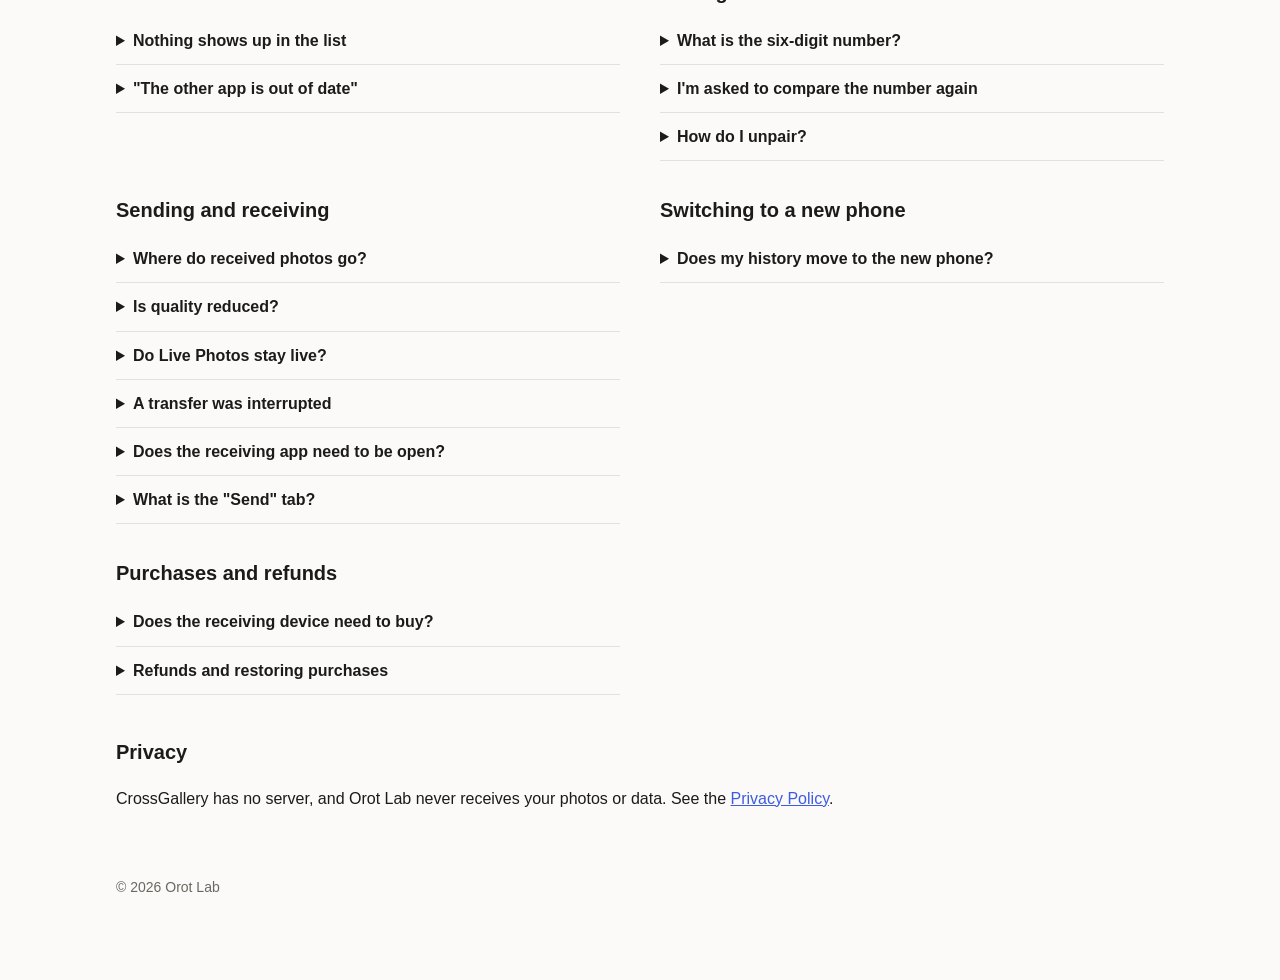
<file: crossgallery/support/index.html>
<!doctype html>
<html lang="ko">
<head>
<meta charset="utf-8">
<meta name="viewport" content="width=device-width, initial-scale=1">
<title>지원 · CrossGallery</title>
<meta name="description" content="CrossGallery 지원: 자주 묻는 질문과 문의 / Support and FAQ">
<link rel="stylesheet" href="/style.css?v=8">
</head>
<body>
<main class="wide">
  <header>
    <a class="brand" href="/">Orot Lab</a>
    <h1>CrossGallery 지원</h1>
    <p class="muted"><a href="#en">English</a></p>
  </header>

  <div class="contact">
    <strong>문의</strong><br>
    <a href="mailto:hello@orotlab.com?subject=CrossGallery%20%EB%AC%B8%EC%9D%98">hello@orotlab.com</a><br>
    <span class="muted">쓰시는 기기 모델과 OS 버전(예: iPhone 15 · iOS 19, Galaxy S24 · Android 15)을 함께 적어 주시면 더 빨리 도와드릴 수 있습니다.</span>
  </div>

  <div class="faq"><section class="faq-group"><h2>상대 기기가 안 보여요</h2>
  <details><summary>목록에 아무것도 안 나와요</summary>
    <ul>
      <li>두 기기가 <strong>같은 Wi-Fi</strong> 에 있는지 확인해 주세요. 한쪽이 모바일 데이터나 다른 Wi-Fi(2.4GHz/5GHz 따로 이름이 있는 공유기 포함)에 있으면 서로를 찾지 못합니다.</li>
      <li>상대 기기에서도 <strong>CrossGallery 가 켜져 있어야</strong> 합니다.</li>
      <li>카페·호텔 같은 <strong>게스트 네트워크</strong>나, 기기끼리 연결을 막는 공유기(AP 격리)에서는 찾지 못합니다. 휴대폰 핫스팟에 두 기기를 붙이면 대부분 됩니다.</li>
      <li>안드로이드는 <strong>근처 기기</strong> 권한, 아이폰은 <strong>로컬 네트워크</strong> 권한이 켜져 있어야 합니다. 기기 설정 → CrossGallery 에서 확인해 주세요.</li>
    </ul>
  </details>
  <details><summary>"상대 기기의 앱이 옛 버전이에요" 라고 나와요</summary>
    <p>상대 기기의 앱이 암호화 통로를 모르는 이전 버전입니다. 상대 기기에서 앱을 업데이트한 뒤 다시 시도해 주세요.</p>
  </details>

  </section><section class="faq-group"><h2>짝짓기</h2>
  <details><summary>여섯 자리 숫자는 뭔가요?</summary>
    <p>처음 만나는 기기끼리는 양쪽 화면에 같은 여섯 자리 숫자가 뜹니다. 두 화면의 숫자가 같을 때만 "숫자가 같아요"를 눌러 주세요.
    숫자가 다르면 거절하세요. 중간에 다른 기기가 끼어든 것일 수 있습니다. 한 번 확인하면 그 뒤로는 다시 묻지 않습니다.</p>
  </details>
  <details><summary>이미 짝지은 기기인데 다시 숫자를 확인하래요</summary>
    <p>상대 기기에서 앱을 지웠다 다시 깔았거나 새 폰으로 바꾸면, 그 기기의 신원이 새로 만들어집니다. 안전을 위해 여섯 자리를 한 번 더 확인해 주세요.</p>
  </details>
  <details><summary>짝을 풀고 싶어요</summary>
    <p>설정 → 페어링된 기기에서 해당 기기를 골라 "페어링 해제"를 누르세요. 다음에 그 기기와 주고받을 때 여섯 자리를 다시 확인하게 됩니다.</p>
  </details>

  </section><section class="faq-group"><h2>보내기와 받기</h2>
  <details><summary>받은 사진은 어디에 있나요?</summary>
    <p>기기의 기본 사진 보관함에 새 항목으로 저장됩니다. 안드로이드에서는 <code>DCIM/CrossGallery</code> 폴더에 들어갑니다.</p>
  </details>
  <details><summary>화질이 떨어지나요?</summary>
    <p>기본은 <strong>원본</strong>입니다. 찍은 파일을 그대로 보내므로 화질이 떨어지지 않고, 촬영 날짜와 위치 정보도 함께 옮겨집니다. 빨리 보내고 싶을 때는 설정에서 <strong>큰 사본</strong>이나 <strong>작은 사본</strong>을 고르면 크기를 줄여 보냅니다. 아이폰에서 보내는 라이브포토는 이 설정과 상관없이 항상 원본으로 갑니다.</p>
  </details>
  <details><summary>라이브포토도 움직이나요?</summary>
    <p>네. 아이폰의 라이브포토는 안드로이드에서 움직이는 사진으로, 안드로이드의 모션포토는 아이폰에서 라이브포토로 보입니다. 따로 할 일은 없습니다.</p>
  </details>
  <details><summary>전송 도중 끊겼어요</summary>
    <p>두 기기가 같은 Wi-Fi 에 계속 있는지 확인하고 다시 보내 주세요.</p>
  </details>
  <details><summary>받는 쪽이 앱을 켜 두지 않아도 받나요?</summary>
    <p>받는 기기에서 앱이 열려 있거나 수신 대기 알림이 떠 있는 동안 받을 수 있습니다. 안드로이드에서는 수신 대기 유지 시간을 설정에서 바꿀 수 있습니다.</p>
  </details>
  <details><summary>"전송" 탭은 뭔가요?</summary>
    <p>아직 보내지 않은 사진만 모아 보여 줍니다. 수백 장을 여러 날에 걸쳐 옮길 때 어디까지 했는지 헤매지 않게 해 줍니다. 잘못 표시했다면 전송 탭 위의 <strong>↶ 버튼</strong>으로 되돌릴 수 있습니다(실행취소, 다시 실행, 전체 미전송으로 되돌리기).</p>
  </details>

  </section><section class="faq-group"><h2>새 폰으로 바꿀 때</h2>
  <details><summary>기록이 새 폰으로 따라오나요?</summary>
    <p>아니요. 짝지은 기기 목록, 보냄 표시, 앱 안 휴지통, 설정은 그 기기에만 남고 백업이나 기기 이전으로 옮겨가지 않습니다. 새 폰에서는 짝짓기를 처음부터 다시 해 주세요. 사진 자체는 기기의 사진 보관함에 있으므로 영향이 없습니다.</p>
  </details>

  </section><section class="faq-group"><h2>구매와 환불</h2>
  <details><summary>받는 기기도 사야 하나요?</summary>
    <p>아니요. 받기는 언제나 무료입니다. 유료 기능은 보내는 기기에서만 필요합니다.</p>
  </details>
  <details><summary>환불이나 구매 복원은 어떻게 하나요?</summary>
    <p>결제는 App Store 와 Google Play 가 처리합니다. 환불은 각 스토어의 환불 요청 절차로 신청해 주세요.
    같은 스토어 계정으로 로그인한 기기라면 앱을 다시 깔아도 구매가 복원됩니다.</p>
  </details>

  </section></div>


  <h2>개인정보</h2>
  <p>CrossGallery 에는 서버가 없고, Orot Lab 은 이용자의 사진이나 정보를 받지 않습니다. 자세한 내용은 <a href="/crossgallery/privacy/">개인정보처리방침</a>을 참고해 주세요.</p>

  <hr>

  <section id="en" lang="en">
    <h1>CrossGallery Support</h1>

    <div class="contact">
      <strong>Contact</strong><br>
      <a href="mailto:hello@orotlab.com?subject=CrossGallery%20support">hello@orotlab.com</a><br>
      <span class="muted">Please include your device model and OS version (e.g. iPhone 15 · iOS 19, Pixel 8 · Android 15).</span>
    </div>

    <div class="faq"><section class="faq-group"><h2>Can't find the other device</h2>
    <details><summary>Nothing shows up in the list</summary>
      <ul>
        <li>Make sure both devices are on the <strong>same Wi-Fi</strong>. Mobile data or a different network (including separate 2.4 GHz / 5 GHz names) won't work.</li>
        <li><strong>CrossGallery must be open</strong> on the other device too.</li>
        <li><strong>Guest networks</strong> and routers that block device-to-device traffic (AP isolation) won't work. Connecting both devices to a phone hotspot usually does.</li>
        <li>Allow <strong>Nearby devices</strong> on Android and <strong>Local Network</strong> on iPhone, in the device's Settings → CrossGallery.</li>
      </ul>
    </details>
    <details><summary>"The other app is out of date"</summary>
      <p>The other device has an older version that can't use the encrypted channel. Update the app there and try again.</p>
    </details>

    </section><section class="faq-group"><h2>Pairing</h2>
    <details><summary>What is the six-digit number?</summary>
      <p>The first time two devices meet, both screens show the same six digits. Tap "The numbers match" only if they do; if not, decline — another device may be in the middle. After that, the devices remember each other.</p>
    </details>
    <details><summary>I'm asked to compare the number again</summary>
      <p>If the other device reinstalled the app or is a new phone, it has a new identity. Compare the six digits once more to stay safe.</p>
    </details>
    <details><summary>How do I unpair?</summary>
      <p>Go to Settings → Paired devices, choose the device, and tap "Unpair". You'll compare the six digits again next time.</p>
    </details>

    </section><section class="faq-group"><h2>Sending and receiving</h2>
    <details><summary>Where do received photos go?</summary>
      <p>Into the device's photo library as new items. On Android, they're saved in <code>DCIM/CrossGallery</code>.</p>
    </details>
    <details><summary>Is quality reduced?</summary>
      <p>No — the default is <strong>Original</strong>. Nothing is re-encoded, and details like capture date and location stay intact. For quicker sends, choose <strong>Large copy</strong> or <strong>Small copy</strong> in Settings to send a resized version. Live Photos sent from an iPhone always go as originals, whatever this setting is.</p>
    </details>
    <details><summary>Do Live Photos stay live?</summary>
      <p>Yes. iPhone Live Photos play as motion photos on Android, and Android motion photos become Live Photos on iPhone.</p>
    </details>
    <details><summary>A transfer was interrupted</summary>
      <p>Check that both devices are still on the same Wi-Fi and send again.</p>
    </details>
    <details><summary>Does the receiving app need to be open?</summary>
      <p>The receiving device can receive while the app is open or while its ready-to-receive notification is showing. On Android, you can change how long it stays ready in Settings.</p>
    </details>
    <details><summary>What is the "Send" tab?</summary>
      <p>It shows only the photos you haven't sent yet, so you don't lose your place when moving hundreds of photos over several days. If you marked something by mistake, use the <strong>↶ button</strong> at the top of the Send tab (Undo, Redo, Mark everything as unsent).</p>
    </details>

    </section><section class="faq-group"><h2>Switching to a new phone</h2>
    <details><summary>Does my history move to the new phone?</summary>
      <p>No. Paired devices, sent marks, the in-app trash, and settings stay on that device and are not included in backups or transfers. Pair again on the new phone. Your photos themselves are in the photo library and are not affected.</p>
    </details>

    </section><section class="faq-group"><h2>Purchases and refunds</h2>
    <details><summary>Does the receiving device need to buy?</summary>
      <p>No. Receiving is always free; the paid feature is needed only on the sending device.</p>
    </details>
    <details><summary>Refunds and restoring purchases</summary>
      <p>Payments are handled by the App Store and Google Play; request refunds through the store. Signed in with the same store account, your purchase is restored after reinstalling.</p>
    </details>

    </section></div>


    <h2>Privacy</h2>
    <p>CrossGallery has no server, and Orot Lab never receives your photos or data. See the <a href="/crossgallery/privacy/#en">Privacy Policy</a>.</p>
  </section>

  <footer>© 2026 Orot Lab</footer>
</main>
</body>
</html>
</file>
<file: style.css>
:root {
  --bg: #fbfaf8;
  --text: #1c1b19;
  --muted: #6b6862;
  --line: #e4e1dc;
  --accent: #3d5ce0;
}
@media (prefers-color-scheme: dark) {
  :root {
    --bg: #161615;
    --text: #ecebe8;
    --muted: #9c9993;
    --line: #2e2d2b;
    --accent: #8fb6dc;
  }
}
* { box-sizing: border-box; }
body {
  margin: 0;
  background: var(--bg);
  color: var(--text);
  font: 16px/1.7 -apple-system, BlinkMacSystemFont, "Apple SD Gothic Neo", "Noto Sans KR", "Segoe UI", sans-serif;
}
main { max-width: 760px; margin: 0 auto; padding: 56px 16px 80px; }
header { margin-bottom: 40px; }
.brand { font-weight: 700; font-size: 15px; letter-spacing: .02em; color: var(--muted); text-decoration: none; }
h1 { font-size: 30px; line-height: 1.3; margin: 12px 0 8px; }
h2 { font-size: 20px; margin: 40px 0 8px; }
h3 { font-size: 16px; margin: 24px 0 4px; }
p, li { color: var(--text); }
.muted { color: var(--muted); font-size: 14px; }
a { color: var(--accent); }
hr { border: 0; border-top: 1px solid var(--line); margin: 56px 0; }
table { width: 100%; border-collapse: collapse; font-size: 15px; }
th, td { text-align: left; vertical-align: top; padding: 8px 8px 8px 0; border-bottom: 1px solid var(--line); }
th { color: var(--muted); font-weight: 600; }
footer { margin-top: 64px; color: var(--muted); font-size: 14px; }

/* 첫 페이지 */
:root { --brand1: #3d63f5; --brand2: #6b3ff0; --card: #ffffff; }
@media (prefers-color-scheme: dark) { :root { --card: #1f1f1d; } }
.top { display: flex; justify-content: space-between; align-items: center; }
.lang { font-size: 14px; color: var(--muted); }
.hero { text-align: center; padding: 16px 0 8px; }
.hero h1 { font-size: 34px; margin: 0 0 12px; }
.hero .lead { font-size: 18px; color: var(--muted); margin: 0 auto; max-width: 30em; }
.badge { display: inline-block; margin-top: 20px; padding: 6px 14px; border-radius: 999px;
  background: linear-gradient(90deg, var(--brand1), var(--brand2)); color: #fff; font-size: 14px; font-weight: 600; }
.shots { display: flex; gap: 14px; overflow-x: auto; scroll-snap-type: x mandatory;
  margin: 36px -16px 0; padding: 4px 16px 16px; }
/* 스크린샷 한 장 = 버튼. 누르면 크게 본다(lightbox.js) */
.shot { flex: 0 0 auto; width: 220px; position: relative; padding: 0; border: 0; background: none;
  border-radius: 18px; overflow: hidden; cursor: pointer; scroll-snap-align: center;
  box-shadow: 0 6px 20px rgba(40, 40, 90, .18); }
.shot img { display: block; width: 100%; height: auto; transition: transform .25s ease, filter .25s ease; }
/* 브라우저 돋보기 커서는 윈도우에서 작고 흐려서, 올리면 가운데에 벡터 돋보기 배지를 띄운다 */
.shot::after { content: ""; position: absolute; inset: 0; margin: auto; width: 56px; height: 56px; border-radius: 50%;
  background: rgba(255, 255, 255, .94) url("data:image/svg+xml,%3Csvg xmlns='http://www.w3.org/2000/svg' viewBox='0 0 24 24' fill='none' stroke='%233d5ce0' stroke-width='2.2' stroke-linecap='round'%3E%3Ccircle cx='10.5' cy='10.5' r='6.5'/%3E%3Cpath d='M15.5 15.5 20 20M10.5 7.8v5.4M7.8 10.5h5.4'/%3E%3C/svg%3E") center / 26px no-repeat;
  box-shadow: 0 6px 18px rgba(20, 20, 60, .28); opacity: 0; transform: scale(.8);
  transition: opacity .2s ease, transform .2s ease; pointer-events: none; }
.shot:hover img, .shot:focus-visible img { transform: scale(1.04); filter: brightness(.88); }
.shot:hover::after, .shot:focus-visible::after { opacity: 1; transform: scale(1); }
.shot:focus-visible { outline: 3px solid var(--accent); outline-offset: 3px; }
.features { display: grid; grid-template-columns: repeat(auto-fit, minmax(260px, 1fr)); gap: 14px; margin-top: 16px; }
.feature { background: var(--card); border: 1px solid var(--line); border-radius: 14px; padding: 18px 18px 14px; }
.feature h3 { margin: 0 0 6px; }
.feature p { margin: 0; color: var(--muted); font-size: 15px; }
ul.needs { padding-left: 20px; color: var(--muted); }

/* 지원 */
.contact { background: var(--card); border: 1px solid var(--line); border-radius: 14px; padding: 16px 18px; margin-bottom: 8px; }
details { border-bottom: 1px solid var(--line); padding: 10px 0; }
details summary { cursor: pointer; font-weight: 600; }
details[open] summary { margin-bottom: 4px; }
details p, details ul { margin: 6px 0 4px; color: var(--muted); }
details li { color: var(--muted); }
code { font-size: 14px; }

/* 넓은 화면 - 휴대폰은 위의 한 줄 배치 그대로.
   720: 작은 노트북(1280x720 을 150% 배율로 쓰면 CSS 폭 ~850), 태블릿 가로
   1024: 스크린샷 여섯 장을 한 줄에 - 이보다 좁으면 장당 120px 아래로 작아져 옆으로 넘기는 게 낫다 */
@media (min-width: 720px) {
  main.wide { max-width: 1080px; }
  main.wide > p, main.wide > ul, main.wide > h2, main.wide > header, main.wide > .contact,
  #en > h1, #en > .contact { max-width: 760px; margin-left: auto; margin-right: auto; }
  .faq { display: grid; grid-template-columns: 1fr 1fr; column-gap: 40px; align-items: start; }
  .faq-group h2 { margin-top: 32px; }
}
@media (min-width: 1024px) {
  .shots { overflow: visible; margin: 40px 0 8px; padding: 0; gap: 16px; }
  .shot { width: calc((100% - 5 * 16px) / 6); }
  .features { grid-template-columns: repeat(3, 1fr); }
}

/* 스크린샷 크게 보기 (lightbox.js) */
.lightbox { position: fixed; inset: 0; z-index: 100; background: rgba(0, 0, 0, .88);
  display: flex; align-items: center; justify-content: center; padding: 56px 16px; }
.lightbox[hidden] { display: none; }
.lightbox img { max-width: 100%; max-height: 100%; border-radius: 22px; box-shadow: 0 10px 40px rgba(0, 0, 0, .5); }
.lb-btn { position: absolute; border: 0; background: rgba(255, 255, 255, .14); color: #fff; cursor: pointer;
  width: 44px; height: 44px; border-radius: 50%; font-size: 28px; line-height: 44px; padding: 0; }
.lb-btn:hover { background: rgba(255, 255, 255, .26); }
.lb-close { top: 12px; right: 12px; }
.lb-prev { left: 12px; top: 50%; transform: translateY(-50%); }
.lb-next { right: 12px; top: 50%; transform: translateY(-50%); }
.lb-count { position: absolute; bottom: 16px; left: 0; right: 0; text-align: center; color: rgba(255, 255, 255, .7); font-size: 14px; }
/* 휴대폰은 밀어서 넘기므로 화살표가 그림을 가리지 않게 숨긴다 */
@media (max-width: 719px) { .lb-prev, .lb-next { display: none; } }

/* 회사 첫 화면 - 앱 목록 */
.company { padding: 16px 0 8px; }
.company h1 { font-size: 34px; margin: 0 0 12px; }
.company .lead { font-size: 18px; color: var(--muted); margin: 0; }
.app-card { display: flex; gap: 16px; align-items: center; padding: 16px; margin-top: 12px;
  background: var(--card); border: 1px solid var(--line); border-radius: 16px;
  color: var(--text); text-decoration: none; transition: border-color .2s ease, transform .2s ease; }
.app-card:hover, .app-card:focus-visible { border-color: var(--accent); transform: translateY(-1px); }
.app-card img { flex: 0 0 auto; width: 64px; height: 64px; border-radius: 15px; }
.app-text { display: flex; flex-direction: column; gap: 2px; min-width: 0; }
.app-text strong { font-size: 17px; }
.app-text span { color: var(--muted); font-size: 15px; }
.app-text .app-meta { font-size: 13px; color: var(--accent); margin-top: 2px; }
</file>
